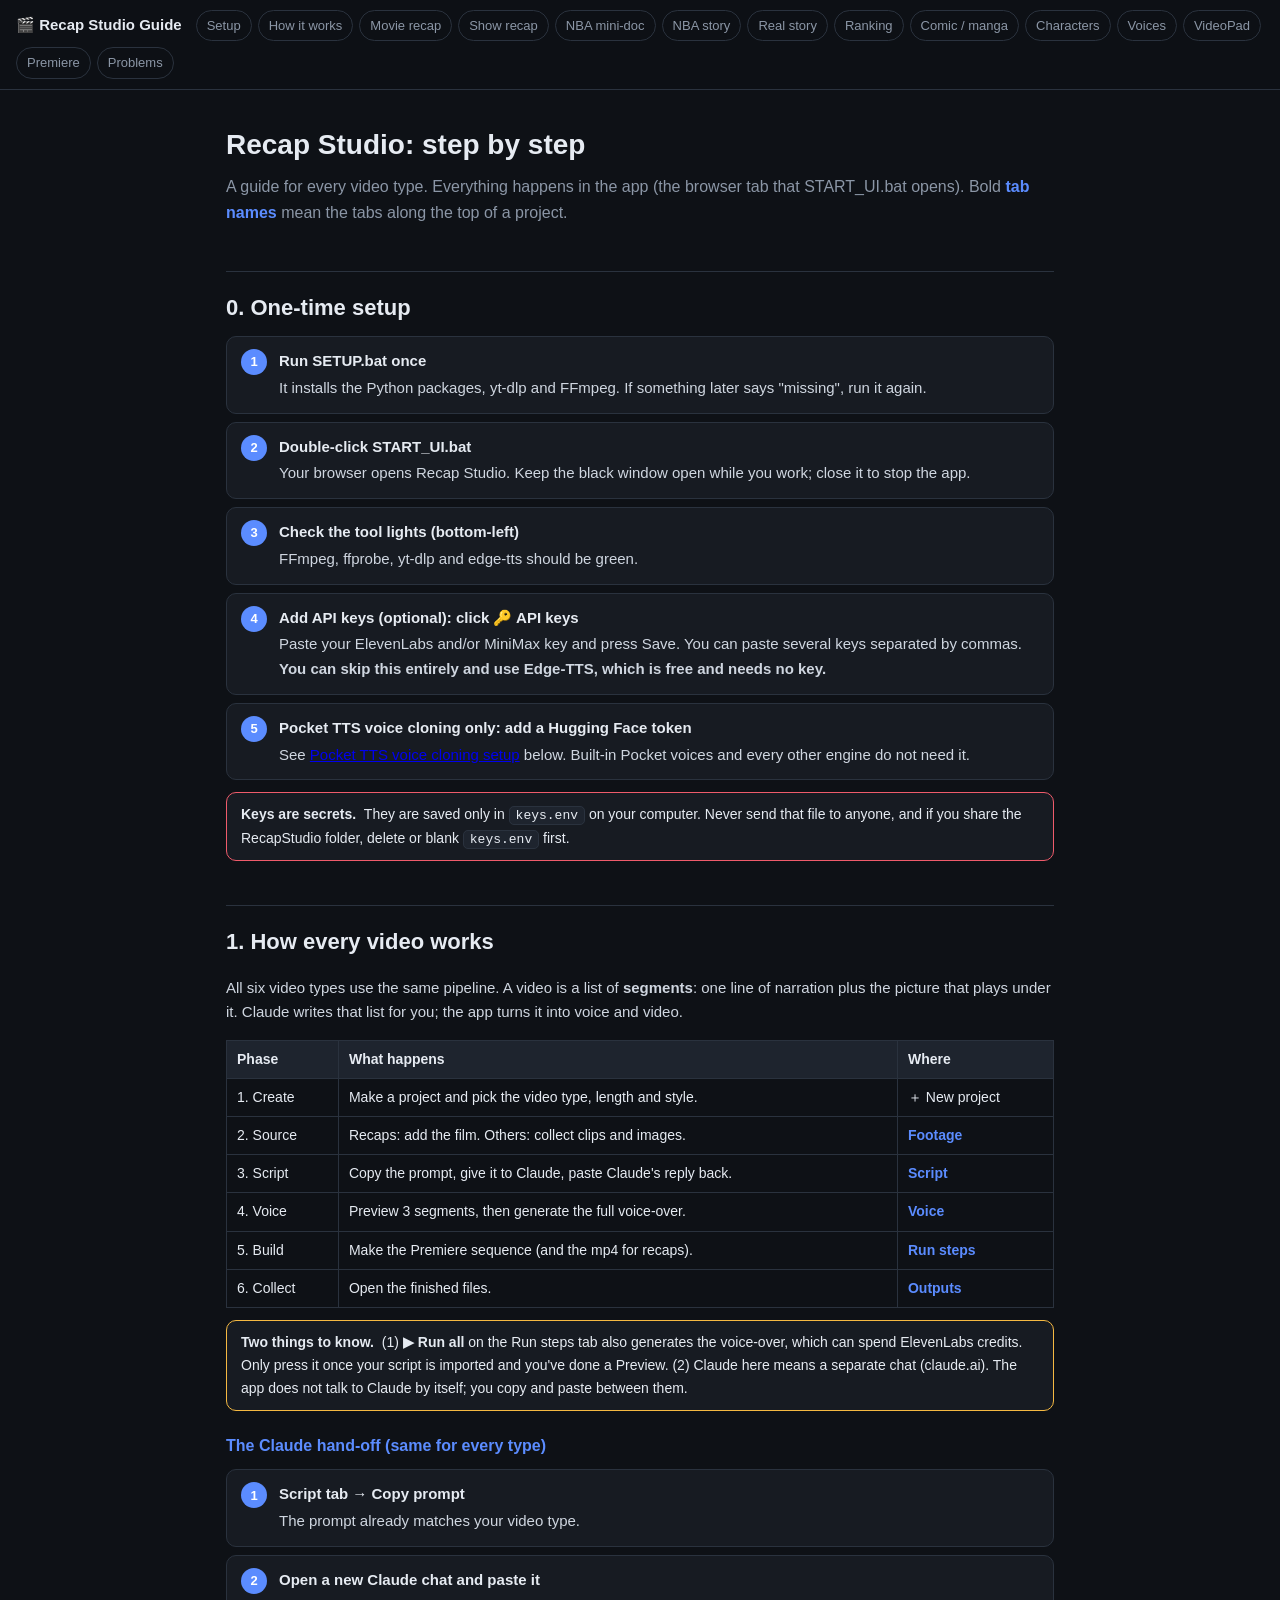
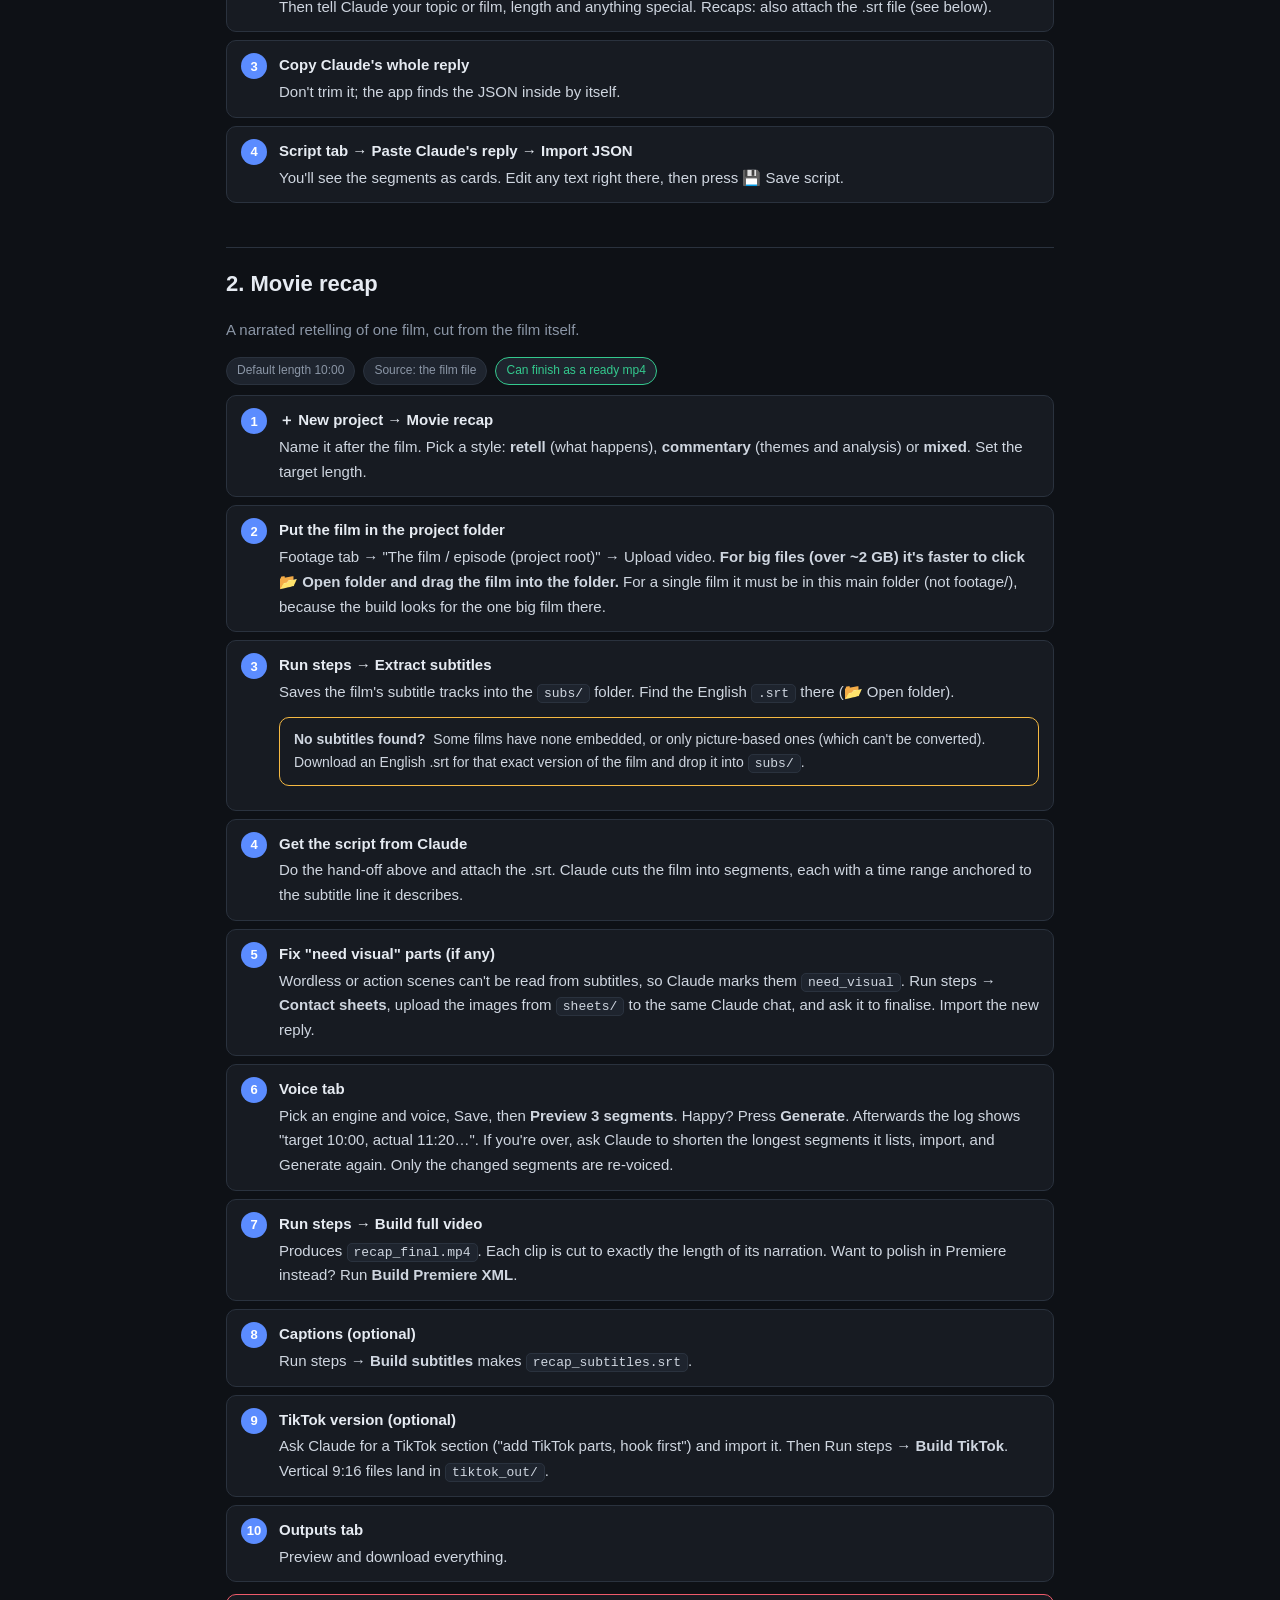
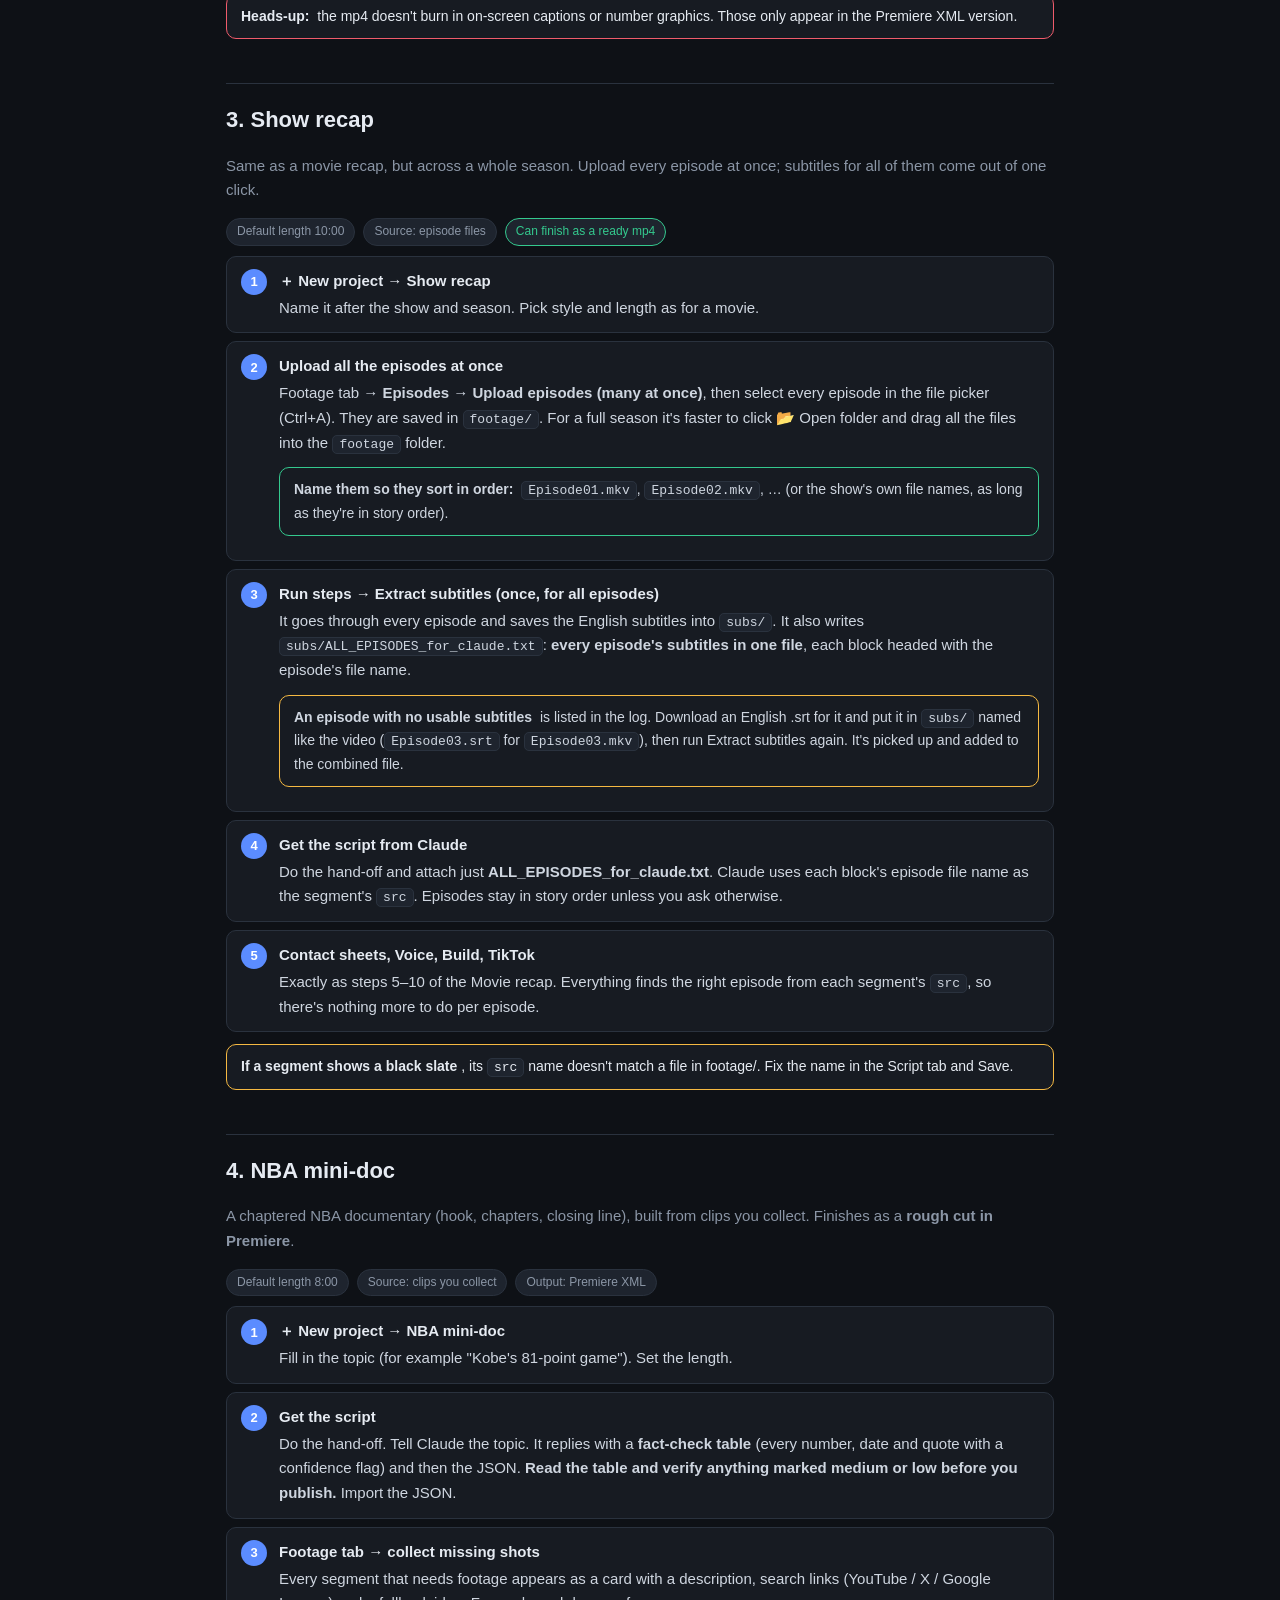
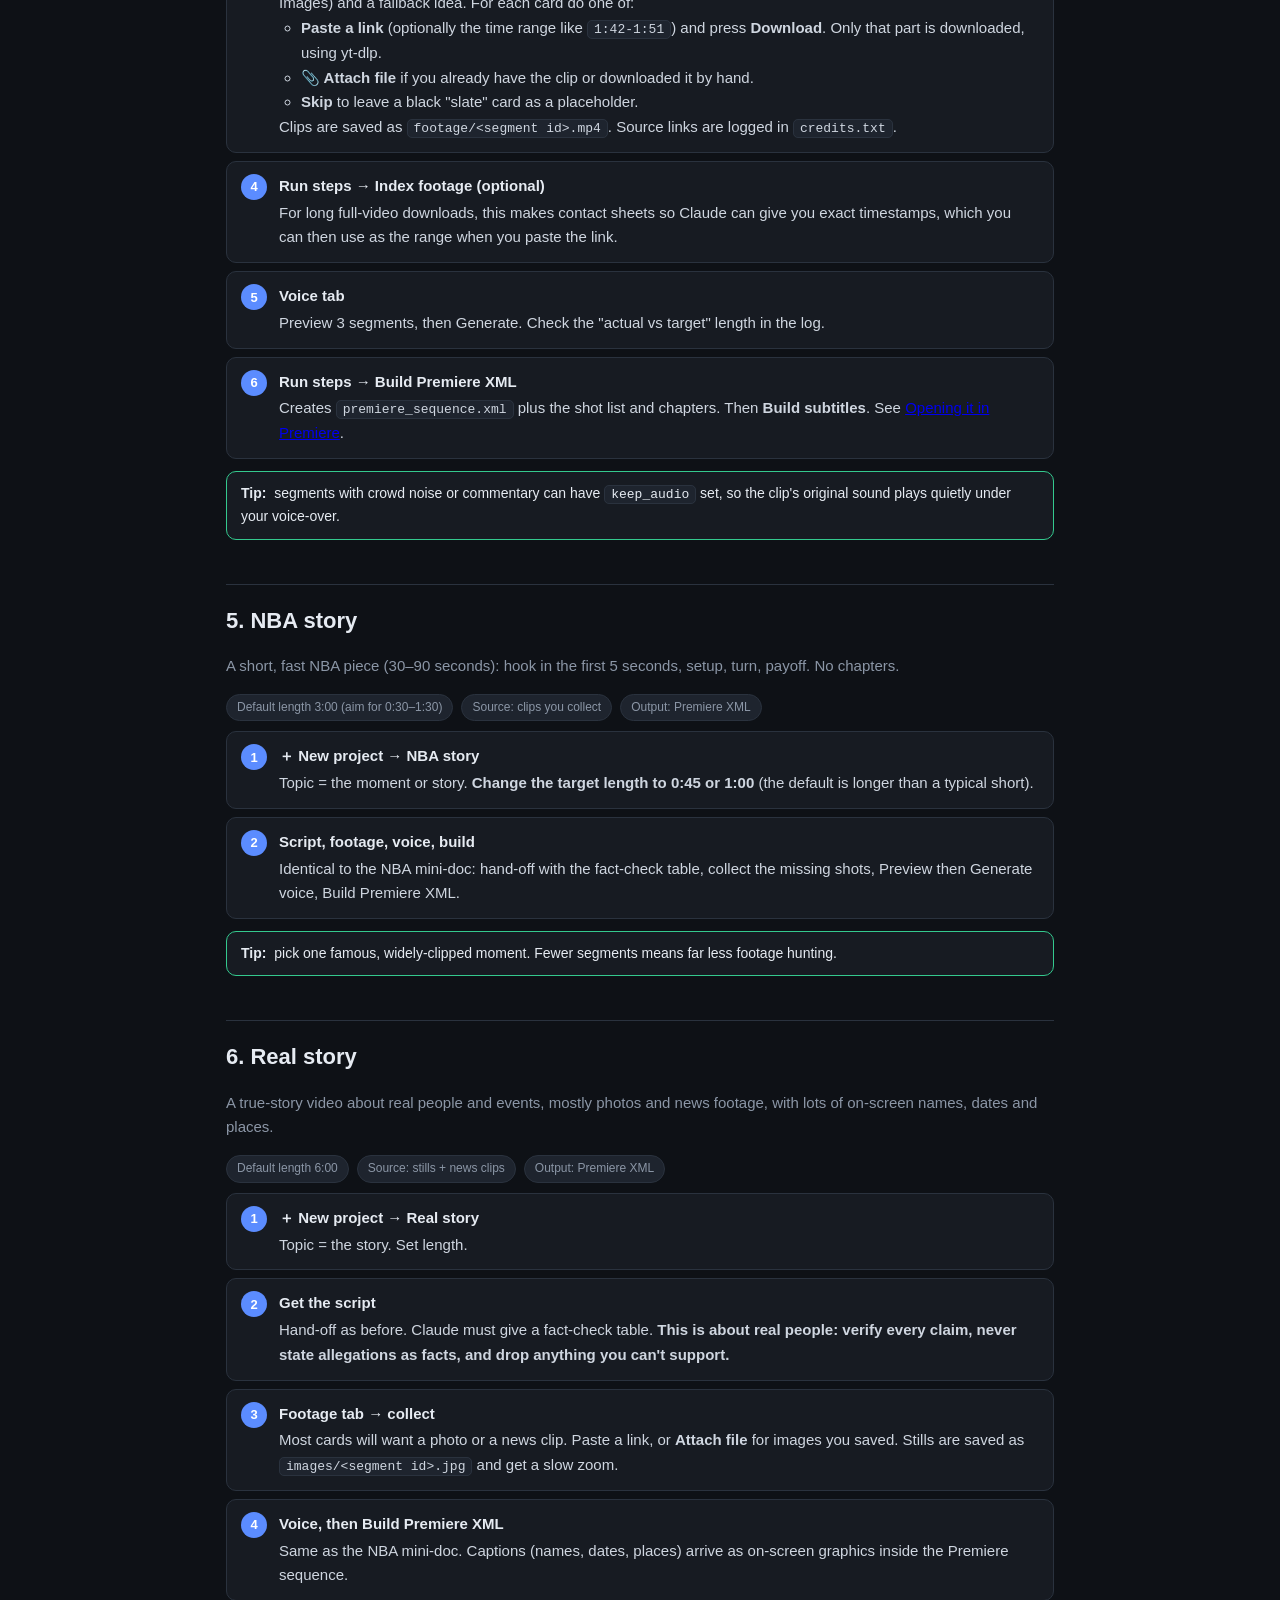
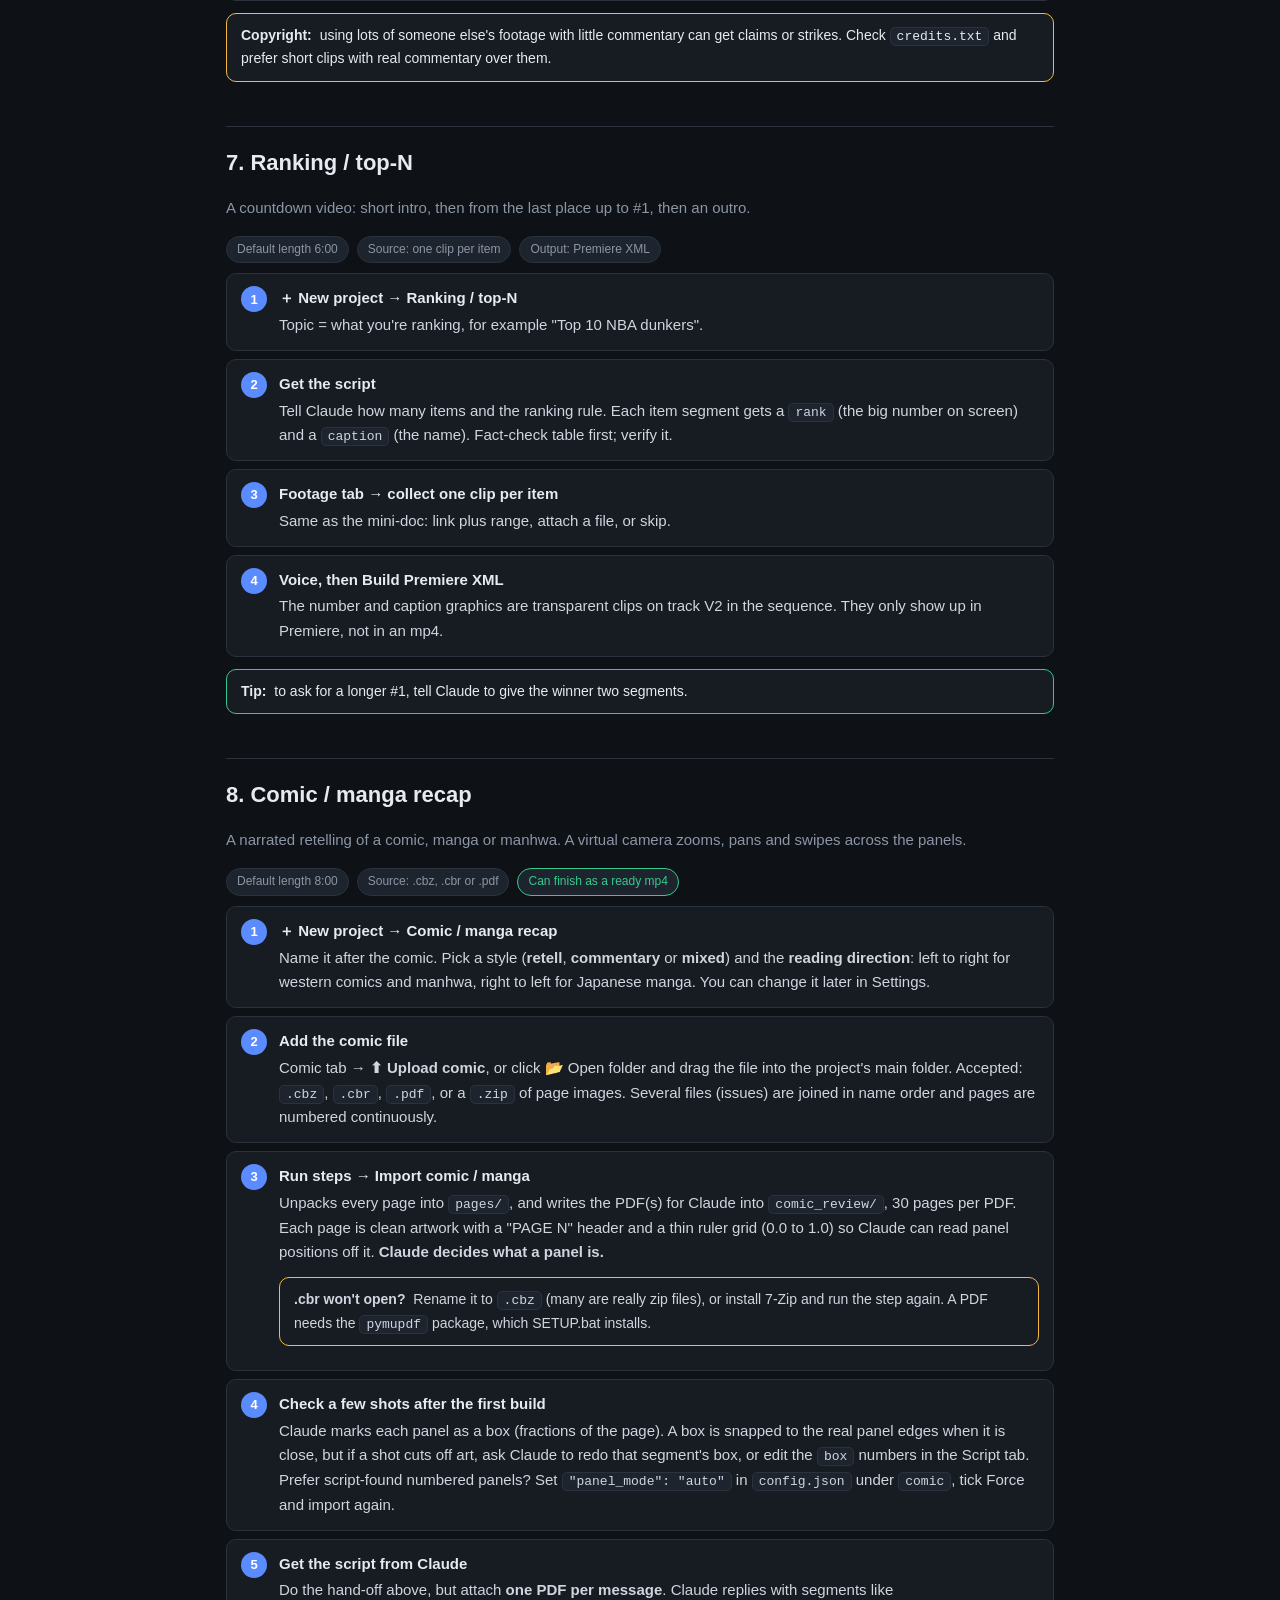
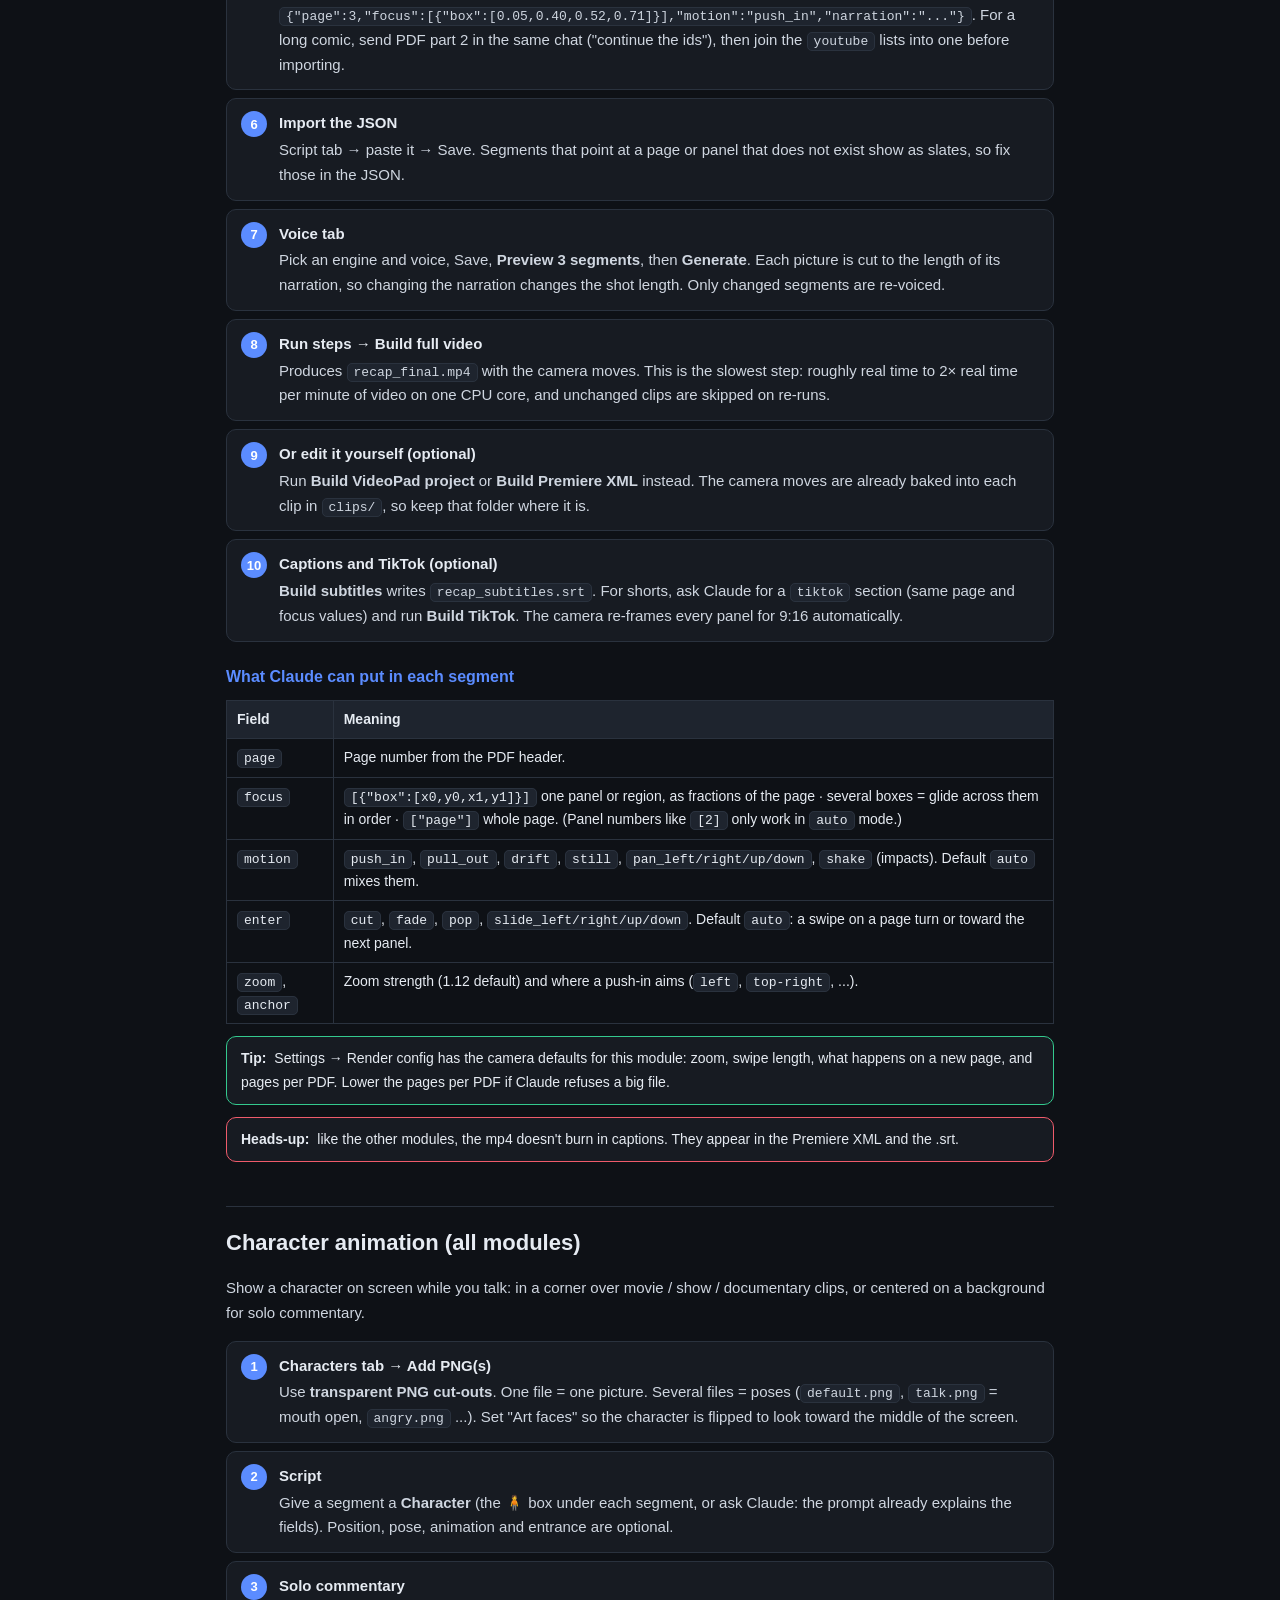
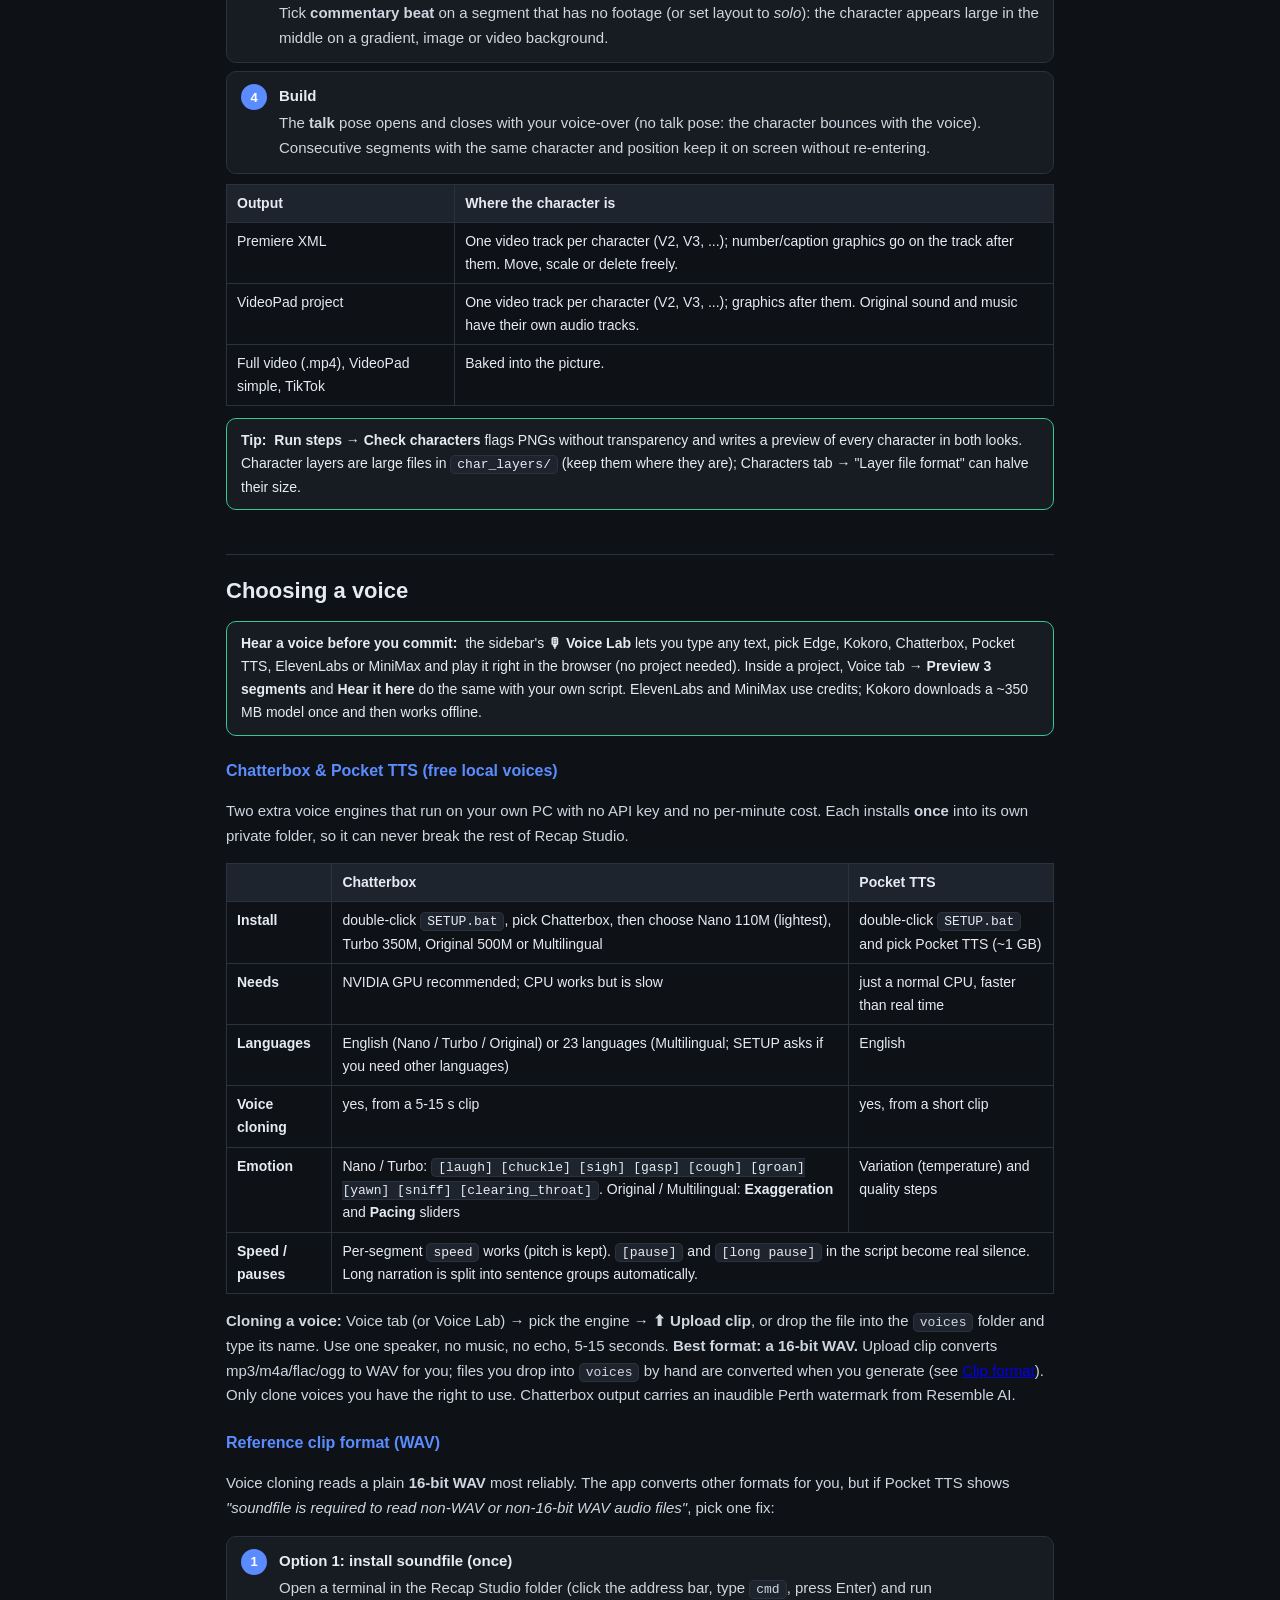
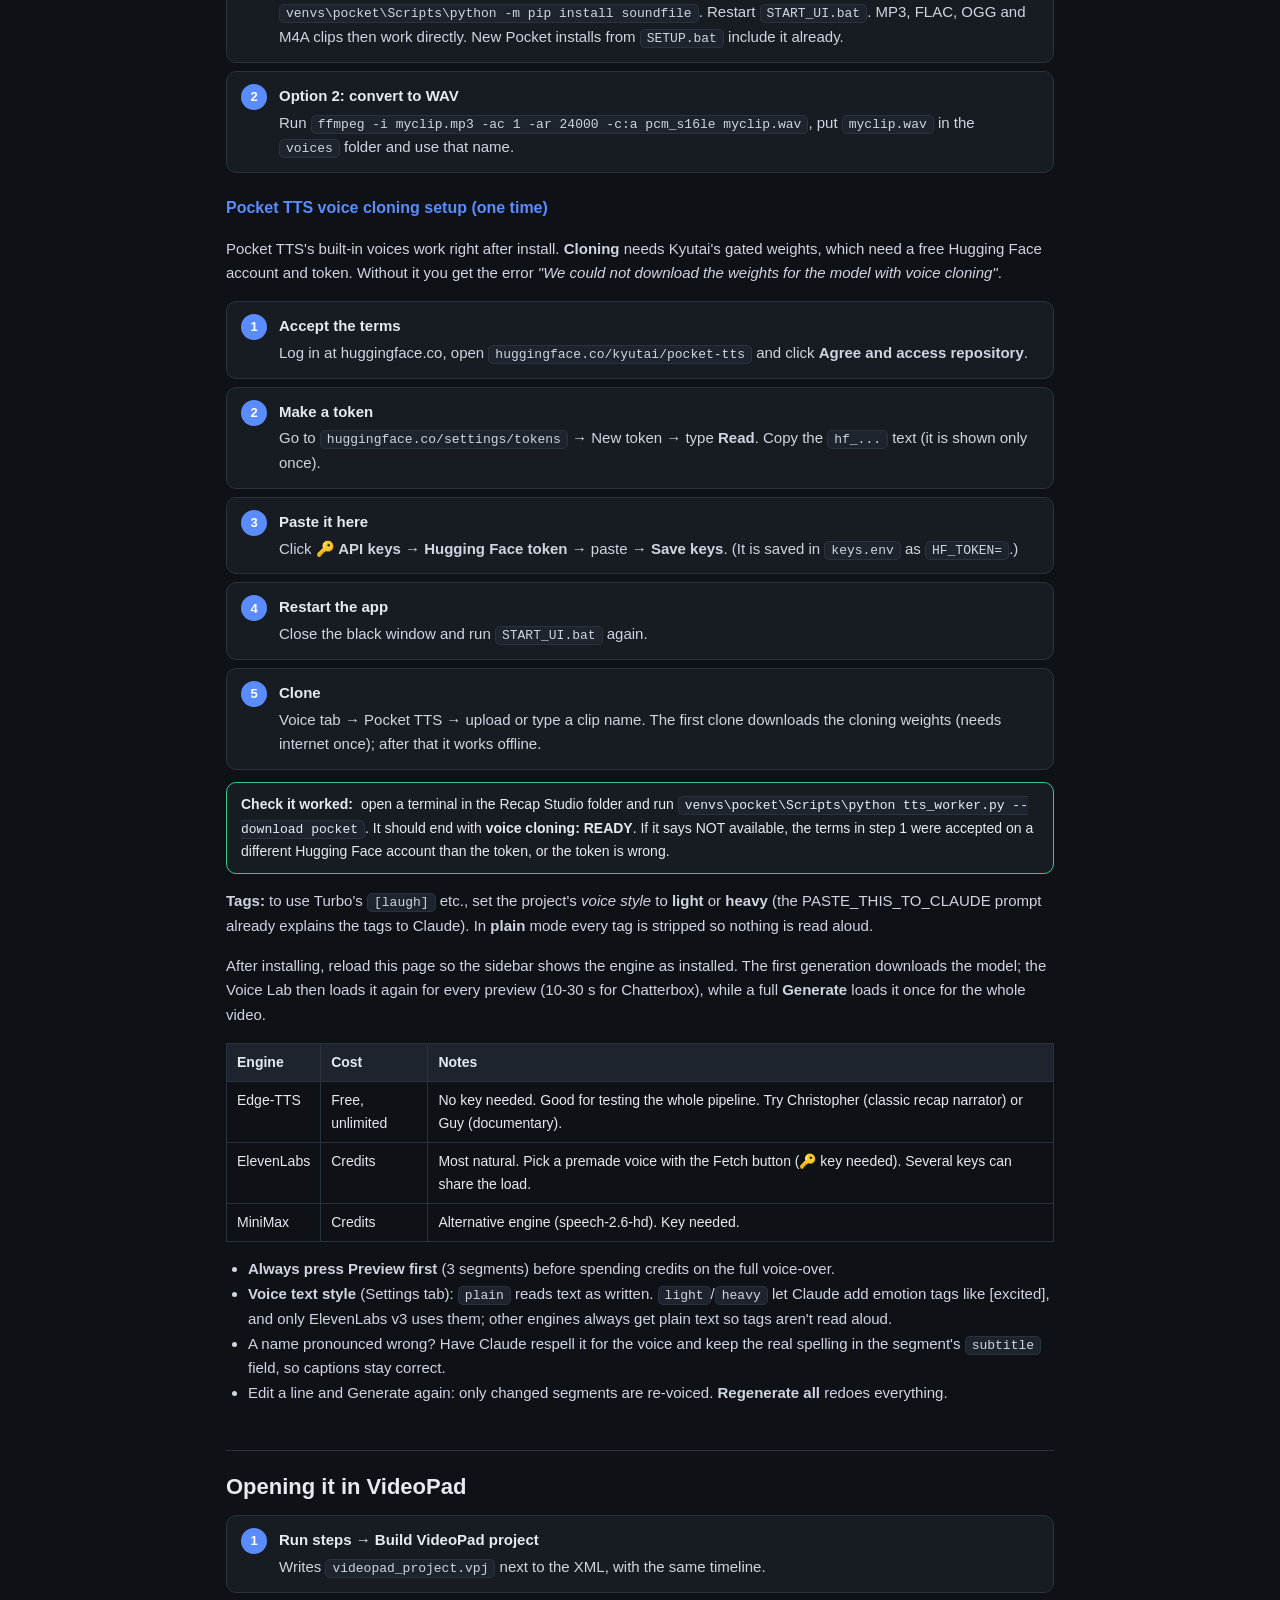
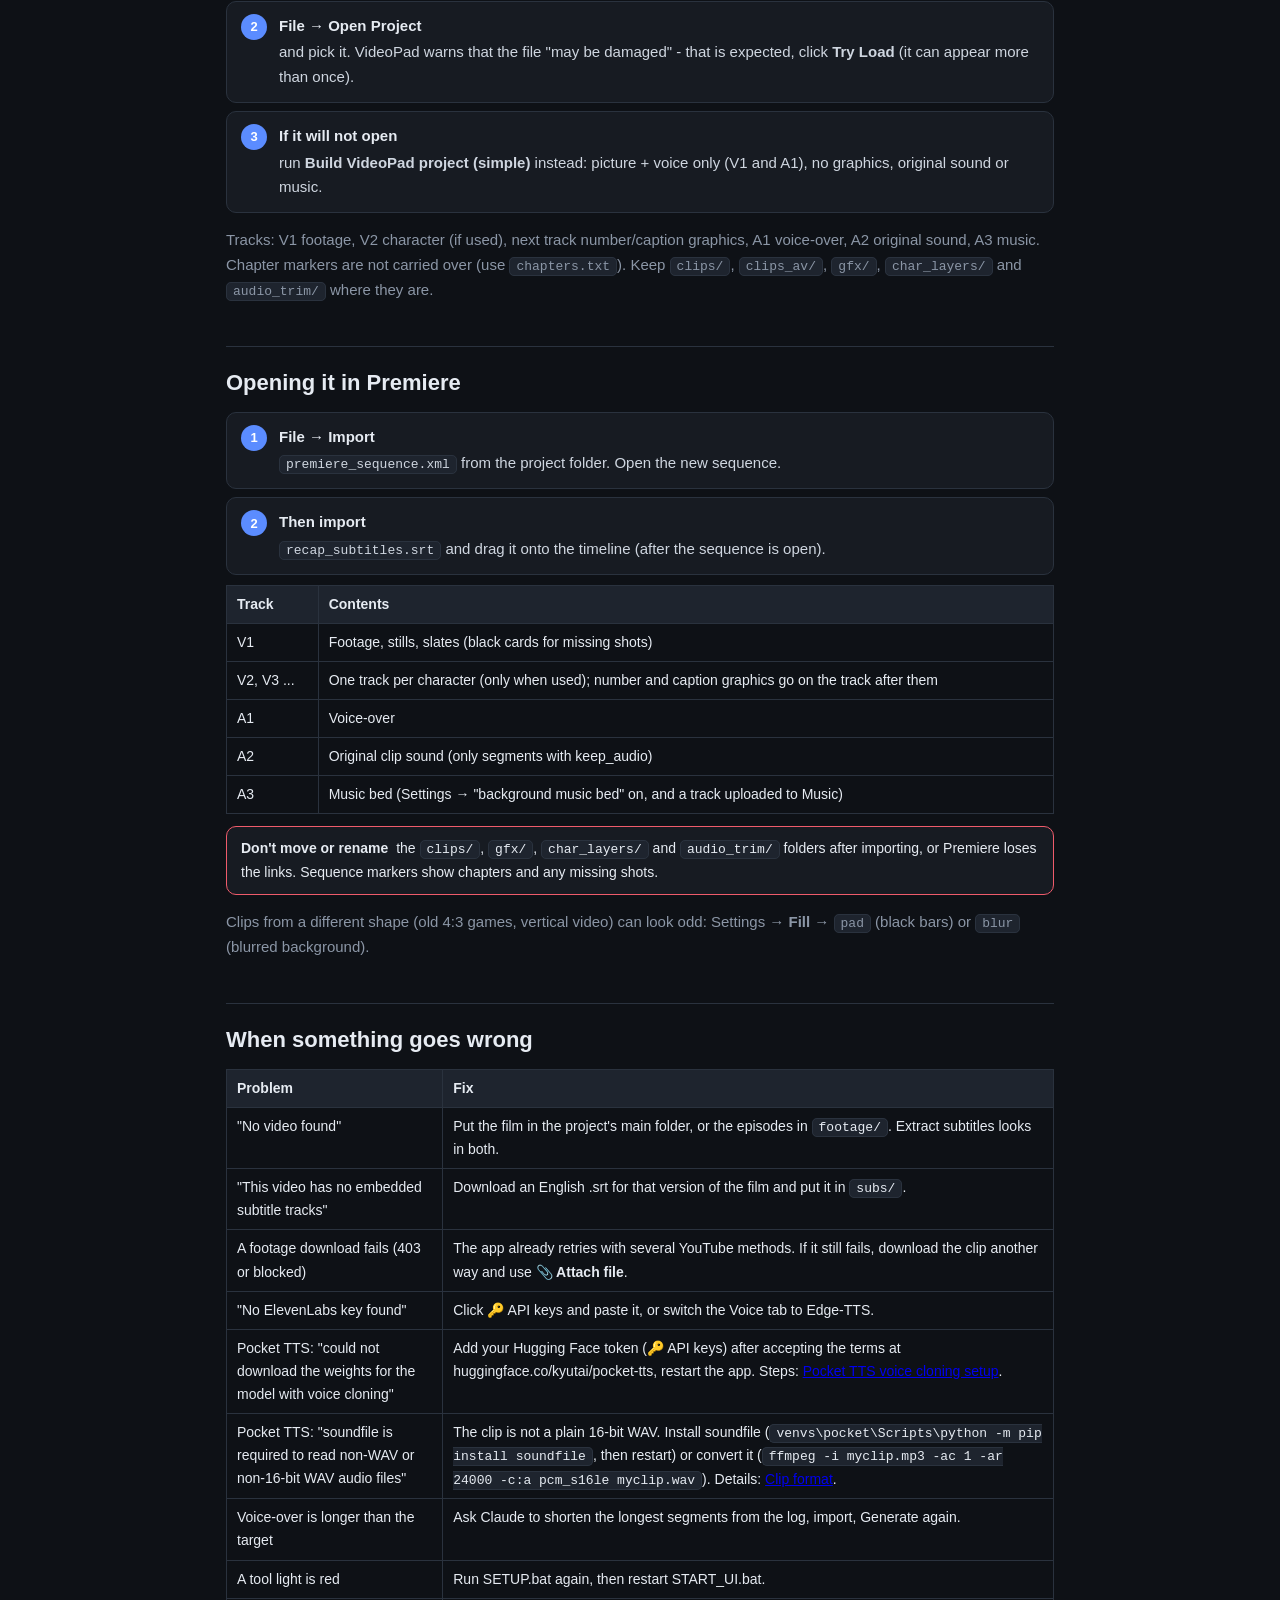
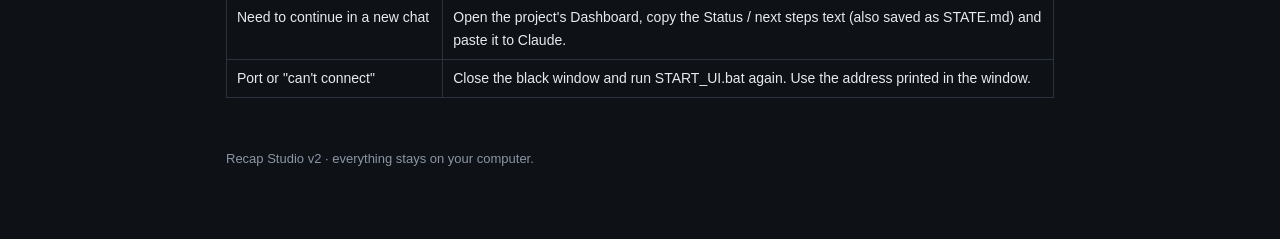
<file: web/guide.html>
<!doctype html>
<html lang="en">
<head>
<meta charset="utf-8">
<meta name="viewport" content="width=device-width, initial-scale=1">
<title>Recap Studio Guide</title>
<style>
  :root { --bg:#0e1116; --panel:#171b22; --panel2:#1e242e; --border:#2a323e; --text:#e6ebf2; --muted:#8b96a6;
          --accent:#5b8cff; --green:#34c98e; --red:#ef5b6b; --amber:#f5b942; }
  * { box-sizing: border-box; }
  html { scroll-behavior: smooth; scroll-padding-top: 70px; }
  body { margin:0; background:var(--bg); color:var(--text); font:15px/1.65 -apple-system,"Segoe UI",Roboto,Helvetica,Arial,sans-serif; }
  nav { position:sticky; top:0; z-index:5; background:rgba(14,17,22,.95); backdrop-filter:blur(6px); border-bottom:1px solid var(--border);
        padding:10px 16px; display:flex; gap:6px; flex-wrap:wrap; align-items:center; }
  nav b { margin-right:8px; }
  nav a { color:var(--muted); text-decoration:none; font-size:13px; padding:4px 10px; border:1px solid var(--border); border-radius:20px; }
  nav a:hover { color:var(--text); border-color:var(--accent); }
  main { max-width:860px; margin:0 auto; padding:24px 16px 80px; }
  h1 { font-size:28px; margin:8px 0 6px; }
  h2 { font-size:22px; margin:44px 0 6px; padding-top:18px; border-top:1px solid var(--border); }
  h3 { font-size:16px; margin:22px 0 6px; color:var(--accent); }
  p, li { color:#cfd6e0; }
  .muted { color:var(--muted); }
  code, kbd { background:var(--panel2); border:1px solid var(--border); border-radius:5px; padding:1px 6px; font-size:13px; }
  .lead { color:var(--muted); font-size:16px; margin-top:0; }
  .meta { display:flex; gap:8px; flex-wrap:wrap; margin:10px 0 4px; }
  .tag { font-size:12px; padding:3px 10px; border-radius:20px; background:var(--panel2); border:1px solid var(--border); color:var(--muted); }
  .tag.g { color:var(--green); border-color:var(--green); }
  ol.steps { list-style:none; counter-reset:s; padding:0; margin:10px 0; }
  ol.steps > li { counter-increment:s; position:relative; background:var(--panel); border:1px solid var(--border); border-radius:10px;
                  padding:12px 14px 12px 52px; margin:8px 0; }
  ol.steps > li::before { content:counter(s); position:absolute; left:14px; top:12px; width:26px; height:26px; border-radius:50%;
                  background:var(--accent); color:#fff; font-weight:700; font-size:13px; display:grid; place-items:center; }
  ol.steps b.t { display:block; color:var(--text); margin-bottom:2px; }
  .note, .warn, .tip { border-radius:10px; padding:10px 14px; margin:12px 0; font-size:14px; border:1px solid var(--border); background:var(--panel); }
  .warn { border-color:var(--red); }
  .tip { border-color:var(--green); }
  .note { border-color:var(--amber); }
  .note b:first-child, .warn b:first-child, .tip b:first-child { margin-right:4px; }
  table { border-collapse:collapse; width:100%; margin:10px 0; font-size:14px; }
  th, td { text-align:left; border:1px solid var(--border); padding:7px 10px; vertical-align:top; }
  th { background:var(--panel2); }
  ul { padding-left:22px; }
  .tabs { color:var(--accent); font-weight:600; }
  footer { margin-top:50px; color:var(--muted); font-size:13px; }
</style>
</head>
<body>
<nav>
  <b>🎬 Recap Studio Guide</b>
  <a href="#setup">Setup</a>
  <a href="#overview">How it works</a>
  <a href="#movie">Movie recap</a>
  <a href="#show">Show recap</a>
  <a href="#minidoc">NBA mini-doc</a>
  <a href="#story">NBA story</a>
  <a href="#real">Real story</a>
  <a href="#ranking">Ranking</a>
  <a href="#comic">Comic / manga</a>
  <a href="#characters">Characters</a>
  <a href="#voice">Voices</a>
  <a href="#videopad">VideoPad</a>
  <a href="#premiere">Premiere</a>
  <a href="#fix">Problems</a>
</nav>

<main>
<h1>Recap Studio: step by step</h1>
<p class="lead">A guide for every video type. Everything happens in the app (the browser tab that START_UI.bat opens). Bold <span class="tabs">tab names</span> mean the tabs along the top of a project.</p>

<h2 id="setup">0. One-time setup</h2>
<ol class="steps">
  <li><b class="t">Run SETUP.bat once</b>It installs the Python packages, yt-dlp and FFmpeg. If something later says "missing", run it again.</li>
  <li><b class="t">Double-click START_UI.bat</b>Your browser opens Recap Studio. Keep the black window open while you work; close it to stop the app.</li>
  <li><b class="t">Check the tool lights (bottom-left)</b>FFmpeg, ffprobe, yt-dlp and edge-tts should be green.</li>
  <li><b class="t">Add API keys (optional): click 🔑 API keys</b>Paste your ElevenLabs and/or MiniMax key and press Save. You can paste several keys separated by commas. <b>You can skip this entirely and use Edge-TTS, which is free and needs no key.</b></li>
  <li><b class="t">Pocket TTS voice cloning only: add a Hugging Face token</b>See <a href="#pocket-clone">Pocket TTS voice cloning setup</a> below. Built-in Pocket voices and every other engine do not need it.</li>
</ol>
<div class="warn"><b>Keys are secrets.</b> They are saved only in <code>keys.env</code> on your computer. Never send that file to anyone, and if you share the RecapStudio folder, delete or blank <code>keys.env</code> first.</div>

<h2 id="overview">1. How every video works</h2>
<p>All six video types use the same pipeline. A video is a list of <b>segments</b>: one line of narration plus the picture that plays under it. Claude writes that list for you; the app turns it into voice and video.</p>
<table>
  <tr><th>Phase</th><th>What happens</th><th>Where</th></tr>
  <tr><td>1. Create</td><td>Make a project and pick the video type, length and style.</td><td>＋ New project</td></tr>
  <tr><td>2. Source</td><td>Recaps: add the film. Others: collect clips and images.</td><td><span class="tabs">Footage</span></td></tr>
  <tr><td>3. Script</td><td>Copy the prompt, give it to Claude, paste Claude's reply back.</td><td><span class="tabs">Script</span></td></tr>
  <tr><td>4. Voice</td><td>Preview 3 segments, then generate the full voice-over.</td><td><span class="tabs">Voice</span></td></tr>
  <tr><td>5. Build</td><td>Make the Premiere sequence (and the mp4 for recaps).</td><td><span class="tabs">Run steps</span></td></tr>
  <tr><td>6. Collect</td><td>Open the finished files.</td><td><span class="tabs">Outputs</span></td></tr>
</table>
<div class="note"><b>Two things to know.</b> (1) <b>▶ Run all</b> on the Run steps tab also generates the voice-over, which can spend ElevenLabs credits. Only press it once your script is imported and you've done a Preview. (2) Claude here means a separate chat (claude.ai). The app does not talk to Claude by itself; you copy and paste between them.</div>

<h3>The Claude hand-off (same for every type)</h3>
<ol class="steps">
  <li><b class="t">Script tab → Copy prompt</b>The prompt already matches your video type.</li>
  <li><b class="t">Open a new Claude chat and paste it</b>Then tell Claude your topic or film, length and anything special. Recaps: also attach the .srt file (see below).</li>
  <li><b class="t">Copy Claude's whole reply</b>Don't trim it; the app finds the JSON inside by itself.</li>
  <li><b class="t">Script tab → Paste Claude's reply → Import JSON</b>You'll see the segments as cards. Edit any text right there, then press 💾 Save script.</li>
</ol>

<!-- ============================ MOVIE ============================ -->
<h2 id="movie">2. Movie recap</h2>
<p class="muted">A narrated retelling of one film, cut from the film itself.</p>
<div class="meta"><span class="tag">Default length 10:00</span><span class="tag">Source: the film file</span><span class="tag g">Can finish as a ready mp4</span></div>

<ol class="steps">
  <li><b class="t">＋ New project → Movie recap</b>Name it after the film. Pick a style: <b>retell</b> (what happens), <b>commentary</b> (themes and analysis) or <b>mixed</b>. Set the target length.</li>
  <li><b class="t">Put the film in the project folder</b>Footage tab → "The film / episode (project root)" → Upload video. <b>For big files (over ~2 GB) it's faster to click 📂 Open folder and drag the film into the folder.</b> For a single film it must be in this main folder (not footage/), because the build looks for the one big film there.</li>
  <li><b class="t">Run steps → Extract subtitles</b>Saves the film's subtitle tracks into the <code>subs/</code> folder. Find the English <code>.srt</code> there (📂 Open folder).
    <div class="note"><b>No subtitles found?</b> Some films have none embedded, or only picture-based ones (which can't be converted). Download an English .srt for that exact version of the film and drop it into <code>subs/</code>.</div></li>
  <li><b class="t">Get the script from Claude</b>Do the hand-off above and attach the .srt. Claude cuts the film into segments, each with a time range anchored to the subtitle line it describes.</li>
  <li><b class="t">Fix "need visual" parts (if any)</b>Wordless or action scenes can't be read from subtitles, so Claude marks them <code>need_visual</code>. Run steps → <b>Contact sheets</b>, upload the images from <code>sheets/</code> to the same Claude chat, and ask it to finalise. Import the new reply.</li>
  <li><b class="t">Voice tab</b>Pick an engine and voice, Save, then <b>Preview 3 segments</b>. Happy? Press <b>Generate</b>. Afterwards the log shows "target 10:00, actual 11:20…". If you're over, ask Claude to shorten the longest segments it lists, import, and Generate again. Only the changed segments are re-voiced.</li>
  <li><b class="t">Run steps → Build full video</b>Produces <code>recap_final.mp4</code>. Each clip is cut to exactly the length of its narration. Want to polish in Premiere instead? Run <b>Build Premiere XML</b>.</li>
  <li><b class="t">Captions (optional)</b>Run steps → <b>Build subtitles</b> makes <code>recap_subtitles.srt</code>.</li>
  <li><b class="t">TikTok version (optional)</b>Ask Claude for a TikTok section ("add TikTok parts, hook first") and import it. Then Run steps → <b>Build TikTok</b>. Vertical 9:16 files land in <code>tiktok_out/</code>.</li>
  <li><b class="t">Outputs tab</b>Preview and download everything.</li>
</ol>
<div class="warn"><b>Heads-up:</b> the mp4 doesn't burn in on-screen captions or number graphics. Those only appear in the Premiere XML version.</div>

<!-- ============================ SHOW ============================ -->
<h2 id="show">3. Show recap</h2>
<p class="muted">Same as a movie recap, but across a whole season. Upload every episode at once; subtitles for all of them come out of one click.</p>
<div class="meta"><span class="tag">Default length 10:00</span><span class="tag">Source: episode files</span><span class="tag g">Can finish as a ready mp4</span></div>

<ol class="steps">
  <li><b class="t">＋ New project → Show recap</b>Name it after the show and season. Pick style and length as for a movie.</li>
  <li><b class="t">Upload all the episodes at once</b>Footage tab → <b>Episodes</b> → <b>Upload episodes (many at once)</b>, then select every episode in the file picker (Ctrl+A). They are saved in <code>footage/</code>. For a full season it's faster to click 📂 Open folder and drag all the files into the <code>footage</code> folder.
    <div class="tip"><b>Name them so they sort in order:</b> <code>Episode01.mkv</code>, <code>Episode02.mkv</code>, … (or the show's own file names, as long as they're in story order).</div></li>
  <li><b class="t">Run steps → Extract subtitles (once, for all episodes)</b>It goes through every episode and saves the English subtitles into <code>subs/</code>. It also writes <code>subs/ALL_EPISODES_for_claude.txt</code>: <b>every episode's subtitles in one file</b>, each block headed with the episode's file name.
    <div class="note"><b>An episode with no usable subtitles</b> is listed in the log. Download an English .srt for it and put it in <code>subs/</code> named like the video (<code>Episode03.srt</code> for <code>Episode03.mkv</code>), then run Extract subtitles again. It's picked up and added to the combined file.</div></li>
  <li><b class="t">Get the script from Claude</b>Do the hand-off and attach just <b>ALL_EPISODES_for_claude.txt</b>. Claude uses each block's episode file name as the segment's <code>src</code>. Episodes stay in story order unless you ask otherwise.</li>
  <li><b class="t">Contact sheets, Voice, Build, TikTok</b>Exactly as steps 5–10 of the Movie recap. Everything finds the right episode from each segment's <code>src</code>, so there's nothing more to do per episode.</li>
</ol>
<div class="note"><b>If a segment shows a black slate</b>, its <code>src</code> name doesn't match a file in footage/. Fix the name in the Script tab and Save.</div>

<!-- ============================ MINIDOC ============================ -->
<h2 id="minidoc">4. NBA mini-doc</h2>
<p class="muted">A chaptered NBA documentary (hook, chapters, closing line), built from clips you collect. Finishes as a <b>rough cut in Premiere</b>.</p>
<div class="meta"><span class="tag">Default length 8:00</span><span class="tag">Source: clips you collect</span><span class="tag">Output: Premiere XML</span></div>

<ol class="steps">
  <li><b class="t">＋ New project → NBA mini-doc</b>Fill in the topic (for example "Kobe's 81-point game"). Set the length.</li>
  <li><b class="t">Get the script</b>Do the hand-off. Tell Claude the topic. It replies with a <b>fact-check table</b> (every number, date and quote with a confidence flag) and then the JSON. <b>Read the table and verify anything marked medium or low before you publish.</b> Import the JSON.</li>
  <li><b class="t">Footage tab → collect missing shots</b>Every segment that needs footage appears as a card with a description, search links (YouTube / X / Google Images) and a fallback idea. For each card do one of:
    <ul>
      <li><b>Paste a link</b> (optionally the time range like <code>1:42-1:51</code>) and press <b>Download</b>. Only that part is downloaded, using yt-dlp.</li>
      <li><b>📎 Attach file</b> if you already have the clip or downloaded it by hand.</li>
      <li><b>Skip</b> to leave a black "slate" card as a placeholder.</li>
    </ul>
    Clips are saved as <code>footage/&lt;segment id&gt;.mp4</code>. Source links are logged in <code>credits.txt</code>.</li>
  <li><b class="t">Run steps → Index footage (optional)</b>For long full-video downloads, this makes contact sheets so Claude can give you exact timestamps, which you can then use as the range when you paste the link.</li>
  <li><b class="t">Voice tab</b>Preview 3 segments, then Generate. Check the "actual vs target" length in the log.</li>
  <li><b class="t">Run steps → Build Premiere XML</b>Creates <code>premiere_sequence.xml</code> plus the shot list and chapters. Then <b>Build subtitles</b>. See <a href="#premiere">Opening it in Premiere</a>.</li>
</ol>
<div class="tip"><b>Tip:</b> segments with crowd noise or commentary can have <code>keep_audio</code> set, so the clip's original sound plays quietly under your voice-over.</div>

<!-- ============================ STORY ============================ -->
<h2 id="story">5. NBA story</h2>
<p class="muted">A short, fast NBA piece (30–90 seconds): hook in the first 5 seconds, setup, turn, payoff. No chapters.</p>
<div class="meta"><span class="tag">Default length 3:00 (aim for 0:30–1:30)</span><span class="tag">Source: clips you collect</span><span class="tag">Output: Premiere XML</span></div>

<ol class="steps">
  <li><b class="t">＋ New project → NBA story</b>Topic = the moment or story. <b>Change the target length to 0:45 or 1:00</b> (the default is longer than a typical short).</li>
  <li><b class="t">Script, footage, voice, build</b>Identical to the NBA mini-doc: hand-off with the fact-check table, collect the missing shots, Preview then Generate voice, Build Premiere XML.</li>
</ol>
<div class="tip"><b>Tip:</b> pick one famous, widely-clipped moment. Fewer segments means far less footage hunting.</div>

<!-- ============================ REAL ============================ -->
<h2 id="real">6. Real story</h2>
<p class="muted">A true-story video about real people and events, mostly photos and news footage, with lots of on-screen names, dates and places.</p>
<div class="meta"><span class="tag">Default length 6:00</span><span class="tag">Source: stills + news clips</span><span class="tag">Output: Premiere XML</span></div>

<ol class="steps">
  <li><b class="t">＋ New project → Real story</b>Topic = the story. Set length.</li>
  <li><b class="t">Get the script</b>Hand-off as before. Claude must give a fact-check table. <b>This is about real people: verify every claim, never state allegations as facts, and drop anything you can't support.</b></li>
  <li><b class="t">Footage tab → collect</b>Most cards will want a photo or a news clip. Paste a link, or <b>Attach file</b> for images you saved. Stills are saved as <code>images/&lt;segment id&gt;.jpg</code> and get a slow zoom.</li>
  <li><b class="t">Voice, then Build Premiere XML</b>Same as the NBA mini-doc. Captions (names, dates, places) arrive as on-screen graphics inside the Premiere sequence.</li>
</ol>
<div class="note"><b>Copyright:</b> using lots of someone else's footage with little commentary can get claims or strikes. Check <code>credits.txt</code> and prefer short clips with real commentary over them.</div>

<!-- ============================ RANKING ============================ -->
<h2 id="ranking">7. Ranking / top-N</h2>
<p class="muted">A countdown video: short intro, then from the last place up to #1, then an outro.</p>
<div class="meta"><span class="tag">Default length 6:00</span><span class="tag">Source: one clip per item</span><span class="tag">Output: Premiere XML</span></div>

<ol class="steps">
  <li><b class="t">＋ New project → Ranking / top-N</b>Topic = what you're ranking, for example "Top 10 NBA dunkers".</li>
  <li><b class="t">Get the script</b>Tell Claude how many items and the ranking rule. Each item segment gets a <code>rank</code> (the big number on screen) and a <code>caption</code> (the name). Fact-check table first; verify it.</li>
  <li><b class="t">Footage tab → collect one clip per item</b>Same as the mini-doc: link plus range, attach a file, or skip.</li>
  <li><b class="t">Voice, then Build Premiere XML</b>The number and caption graphics are transparent clips on track V2 in the sequence. They only show up in Premiere, not in an mp4.</li>
</ol>
<div class="tip"><b>Tip:</b> to ask for a longer #1, tell Claude to give the winner two segments.</div>

<!-- ============================ COMIC ============================ -->
<h2 id="comic">8. Comic / manga recap</h2>
<p class="muted">A narrated retelling of a comic, manga or manhwa. A virtual camera zooms, pans and swipes across the panels.</p>
<div class="meta"><span class="tag">Default length 8:00</span><span class="tag">Source: .cbz, .cbr or .pdf</span><span class="tag g">Can finish as a ready mp4</span></div>

<ol class="steps">
  <li><b class="t">＋ New project → Comic / manga recap</b>Name it after the comic. Pick a style (<b>retell</b>, <b>commentary</b> or <b>mixed</b>) and the <b>reading direction</b>: left to right for western comics and manhwa, right to left for Japanese manga. You can change it later in Settings.</li>
  <li><b class="t">Add the comic file</b>Comic tab → <b>⬆ Upload comic</b>, or click 📂 Open folder and drag the file into the project's main folder. Accepted: <code>.cbz</code>, <code>.cbr</code>, <code>.pdf</code>, or a <code>.zip</code> of page images. Several files (issues) are joined in name order and pages are numbered continuously.</li>
  <li><b class="t">Run steps → Import comic / manga</b>Unpacks every page into <code>pages/</code>, and writes the PDF(s) for Claude into <code>comic_review/</code>, 30 pages per PDF. Each page is clean artwork with a "PAGE N" header and a thin ruler grid (0.0 to 1.0) so Claude can read panel positions off it. <b>Claude decides what a panel is.</b>
    <div class="note"><b>.cbr won't open?</b> Rename it to <code>.cbz</code> (many are really zip files), or install 7-Zip and run the step again. A PDF needs the <code>pymupdf</code> package, which SETUP.bat installs.</div></li>
  <li><b class="t">Check a few shots after the first build</b>Claude marks each panel as a box (fractions of the page). A box is snapped to the real panel edges when it is close, but if a shot cuts off art, ask Claude to redo that segment's box, or edit the <code>box</code> numbers in the Script tab. Prefer script-found numbered panels? Set <code>"panel_mode": "auto"</code> in <code>config.json</code> under <code>comic</code>, tick Force and import again.</li>
  <li><b class="t">Get the script from Claude</b>Do the hand-off above, but attach <b>one PDF per message</b>. Claude replies with segments like <code>{"page":3,"focus":[{"box":[0.05,0.40,0.52,0.71]}],"motion":"push_in","narration":"..."}</code>. For a long comic, send PDF part 2 in the same chat ("continue the ids"), then join the <code>youtube</code> lists into one before importing.</li>
  <li><b class="t">Import the JSON</b>Script tab → paste it → Save. Segments that point at a page or panel that does not exist show as slates, so fix those in the JSON.</li>
  <li><b class="t">Voice tab</b>Pick an engine and voice, Save, <b>Preview 3 segments</b>, then <b>Generate</b>. Each picture is cut to the length of its narration, so changing the narration changes the shot length. Only changed segments are re-voiced.</li>
  <li><b class="t">Run steps → Build full video</b>Produces <code>recap_final.mp4</code> with the camera moves. This is the slowest step: roughly real time to 2× real time per minute of video on one CPU core, and unchanged clips are skipped on re-runs.</li>
  <li><b class="t">Or edit it yourself (optional)</b>Run <b>Build VideoPad project</b> or <b>Build Premiere XML</b> instead. The camera moves are already baked into each clip in <code>clips/</code>, so keep that folder where it is.</li>
  <li><b class="t">Captions and TikTok (optional)</b><b>Build subtitles</b> writes <code>recap_subtitles.srt</code>. For shorts, ask Claude for a <code>tiktok</code> section (same page and focus values) and run <b>Build TikTok</b>. The camera re-frames every panel for 9:16 automatically.</li>
</ol>

<h3>What Claude can put in each segment</h3>
<table>
  <tr><th>Field</th><th>Meaning</th></tr>
  <tr><td><code>page</code></td><td>Page number from the PDF header.</td></tr>
  <tr><td><code>focus</code></td><td><code>[{"box":[x0,y0,x1,y1]}]</code> one panel or region, as fractions of the page · several boxes = glide across them in order · <code>["page"]</code> whole page. (Panel numbers like <code>[2]</code> only work in <code>auto</code> mode.)</td></tr>
  <tr><td><code>motion</code></td><td><code>push_in</code>, <code>pull_out</code>, <code>drift</code>, <code>still</code>, <code>pan_left/right/up/down</code>, <code>shake</code> (impacts). Default <code>auto</code> mixes them.</td></tr>
  <tr><td><code>enter</code></td><td><code>cut</code>, <code>fade</code>, <code>pop</code>, <code>slide_left/right/up/down</code>. Default <code>auto</code>: a swipe on a page turn or toward the next panel.</td></tr>
  <tr><td><code>zoom</code>, <code>anchor</code></td><td>Zoom strength (1.12 default) and where a push-in aims (<code>left</code>, <code>top-right</code>, ...).</td></tr>
</table>
<div class="tip"><b>Tip:</b> Settings → Render config has the camera defaults for this module: zoom, swipe length, what happens on a new page, and pages per PDF. Lower the pages per PDF if Claude refuses a big file.</div>
<div class="warn"><b>Heads-up:</b> like the other modules, the mp4 doesn't burn in captions. They appear in the Premiere XML and the .srt.</div>

<!-- ============================ VOICES ============================ -->
<h2 id="characters">Character animation (all modules)</h2>
<p>Show a character on screen while you talk: in a corner over movie / show / documentary clips, or centered on a background for solo commentary.</p>
<ol class="steps">
  <li><b class="t">Characters tab → Add PNG(s)</b>Use <b>transparent PNG cut-outs</b>. One file = one picture. Several files = poses (<code>default.png</code>, <code>talk.png</code> = mouth open, <code>angry.png</code> ...). Set "Art faces" so the character is flipped to look toward the middle of the screen.</li>
  <li><b class="t">Script</b>Give a segment a <b>Character</b> (the 🧍 box under each segment, or ask Claude: the prompt already explains the fields). Position, pose, animation and entrance are optional.</li>
  <li><b class="t">Solo commentary</b>Tick <b>commentary beat</b> on a segment that has no footage (or set layout to <i>solo</i>): the character appears large in the middle on a gradient, image or video background.</li>
  <li><b class="t">Build</b>The <b>talk</b> pose opens and closes with your voice-over (no talk pose: the character bounces with the voice). Consecutive segments with the same character and position keep it on screen without re-entering.</li>
</ol>
<table>
  <tr><th>Output</th><th>Where the character is</th></tr>
  <tr><td>Premiere XML</td><td>One video track per character (V2, V3, ...); number/caption graphics go on the track after them. Move, scale or delete freely.</td></tr>
  <tr><td>VideoPad project</td><td>One video track per character (V2, V3, ...); graphics after them. Original sound and music have their own audio tracks.</td></tr>
  <tr><td>Full video (.mp4), VideoPad simple, TikTok</td><td>Baked into the picture.</td></tr>
</table>
<div class="tip"><b>Tip:</b> <b>Run steps → Check characters</b> flags PNGs without transparency and writes a preview of every character in both looks. Character layers are large files in <code>char_layers/</code> (keep them where they are); Characters tab → "Layer file format" can halve their size.</div>

<h2 id="voice">Choosing a voice</h2>
<div class="tip"><b>Hear a voice before you commit:</b> the sidebar's <b>🎙 Voice Lab</b> lets you type any text, pick Edge, Kokoro, Chatterbox, Pocket TTS, ElevenLabs or MiniMax and play it right in the browser (no project needed). Inside a project, Voice tab → <b>Preview 3 segments</b> and <b>Hear it here</b> do the same with your own script. ElevenLabs and MiniMax use credits; Kokoro downloads a ~350 MB model once and then works offline.</div>
<h3 id="local-voices">Chatterbox &amp; Pocket TTS (free local voices)</h3>
<p>Two extra voice engines that run on your own PC with no API key and no per-minute cost. Each installs <b>once</b> into its own private folder, so it can never break the rest of Recap Studio.</p>
<table>
<tr><th></th><th>Chatterbox</th><th>Pocket TTS</th></tr>
<tr><td><b>Install</b></td><td>double-click <code>SETUP.bat</code>, pick Chatterbox, then choose Nano 110M (lightest), Turbo 350M, Original 500M or Multilingual</td><td>double-click <code>SETUP.bat</code> and pick Pocket TTS (~1 GB)</td></tr>
<tr><td><b>Needs</b></td><td>NVIDIA GPU recommended; CPU works but is slow</td><td>just a normal CPU, faster than real time</td></tr>
<tr><td><b>Languages</b></td><td>English (Nano / Turbo / Original) or 23 languages (Multilingual; SETUP asks if you need other languages)</td><td>English</td></tr>
<tr><td><b>Voice cloning</b></td><td>yes, from a 5-15 s clip</td><td>yes, from a short clip</td></tr>
<tr><td><b>Emotion</b></td><td>Nano / Turbo: <code>[laugh] [chuckle] [sigh] [gasp] [cough] [groan] [yawn] [sniff] [clearing_throat]</code>. Original / Multilingual: <b>Exaggeration</b> and <b>Pacing</b> sliders</td><td>Variation (temperature) and quality steps</td></tr>
<tr><td><b>Speed / pauses</b></td><td colspan="2">Per-segment <code>speed</code> works (pitch is kept). <code>[pause]</code> and <code>[long pause]</code> in the script become real silence. Long narration is split into sentence groups automatically.</td></tr>
</table>
<p><b>Cloning a voice:</b> Voice tab (or Voice Lab) → pick the engine → <b>⬆ Upload clip</b>, or drop the file into the <code>voices</code> folder and type its name. Use one speaker, no music, no echo, 5-15 seconds. <b>Best format: a 16-bit WAV.</b> Upload clip converts mp3/m4a/flac/ogg to WAV for you; files you drop into <code>voices</code> by hand are converted when you generate (see <a href="#clip-format">Clip format</a>). Only clone voices you have the right to use. Chatterbox output carries an inaudible Perth watermark from Resemble AI.</p>
<h3 id="clip-format">Reference clip format (WAV)</h3>
<p>Voice cloning reads a plain <b>16-bit WAV</b> most reliably. The app converts other formats for you, but if Pocket TTS shows <i>"soundfile is required to read non-WAV or non-16-bit WAV audio files"</i>, pick one fix:</p>
<ol class="steps">
  <li><b class="t">Option 1: install soundfile (once)</b>Open a terminal in the Recap Studio folder (click the address bar, type <code>cmd</code>, press Enter) and run <code>venvs\pocket\Scripts\python -m pip install soundfile</code>. Restart <code>START_UI.bat</code>. MP3, FLAC, OGG and M4A clips then work directly. New Pocket installs from <code>SETUP.bat</code> include it already.</li>
  <li><b class="t">Option 2: convert to WAV</b>Run <code>ffmpeg -i myclip.mp3 -ac 1 -ar 24000 -c:a pcm_s16le myclip.wav</code>, put <code>myclip.wav</code> in the <code>voices</code> folder and use that name.</li>
</ol>
<h3 id="pocket-clone">Pocket TTS voice cloning setup (one time)</h3>
<p>Pocket TTS's built-in voices work right after install. <b>Cloning</b> needs Kyutai's gated weights, which need a free Hugging Face account and token. Without it you get the error <i>"We could not download the weights for the model with voice cloning"</i>.</p>
<ol class="steps">
  <li><b class="t">Accept the terms</b>Log in at huggingface.co, open <code>huggingface.co/kyutai/pocket-tts</code> and click <b>Agree and access repository</b>.</li>
  <li><b class="t">Make a token</b>Go to <code>huggingface.co/settings/tokens</code> → New token → type <b>Read</b>. Copy the <code>hf_...</code> text (it is shown only once).</li>
  <li><b class="t">Paste it here</b>Click <b>🔑 API keys</b> → <b>Hugging Face token</b> → paste → <b>Save keys</b>. (It is saved in <code>keys.env</code> as <code>HF_TOKEN=</code>.)</li>
  <li><b class="t">Restart the app</b>Close the black window and run <code>START_UI.bat</code> again.</li>
  <li><b class="t">Clone</b>Voice tab → Pocket TTS → upload or type a clip name. The first clone downloads the cloning weights (needs internet once); after that it works offline.</li>
</ol>
<div class="tip"><b>Check it worked:</b> open a terminal in the Recap Studio folder and run <code>venvs\pocket\Scripts\python tts_worker.py --download pocket</code>. It should end with <b>voice cloning: READY</b>. If it says NOT available, the terms in step 1 were accepted on a different Hugging Face account than the token, or the token is wrong.</div>
<p><b>Tags:</b> to use Turbo's <code>[laugh]</code> etc., set the project's <i>voice style</i> to <b>light</b> or <b>heavy</b> (the PASTE_THIS_TO_CLAUDE prompt already explains the tags to Claude). In <b>plain</b> mode every tag is stripped so nothing is read aloud.</p>
<p>After installing, reload this page so the sidebar shows the engine as installed. The first generation downloads the model; the Voice Lab then loads it again for every preview (10-30 s for Chatterbox), while a full <b>Generate</b> loads it once for the whole video.</p>

<table>
  <tr><th>Engine</th><th>Cost</th><th>Notes</th></tr>
  <tr><td>Edge-TTS</td><td>Free, unlimited</td><td>No key needed. Good for testing the whole pipeline. Try Christopher (classic recap narrator) or Guy (documentary).</td></tr>
  <tr><td>ElevenLabs</td><td>Credits</td><td>Most natural. Pick a premade voice with the Fetch button (🔑 key needed). Several keys can share the load.</td></tr>
  <tr><td>MiniMax</td><td>Credits</td><td>Alternative engine (speech-2.6-hd). Key needed.</td></tr>
</table>
<ul>
  <li><b>Always press Preview first</b> (3 segments) before spending credits on the full voice-over.</li>
  <li><b>Voice text style</b> (Settings tab): <code>plain</code> reads text as written. <code>light</code>/<code>heavy</code> let Claude add emotion tags like [excited], and only ElevenLabs v3 uses them; other engines always get plain text so tags aren't read aloud.</li>
  <li>A name pronounced wrong? Have Claude respell it for the voice and keep the real spelling in the segment's <code>subtitle</code> field, so captions stay correct.</li>
  <li>Edit a line and Generate again: only changed segments are re-voiced. <b>Regenerate all</b> redoes everything.</li>
</ul>

<h2 id="videopad">Opening it in VideoPad</h2>
<ol class="steps">
  <li><b class="t">Run steps → Build VideoPad project</b> Writes <code>videopad_project.vpj</code> next to the XML, with the same timeline.</li>
  <li><b class="t">File → Open Project</b> and pick it. VideoPad warns that the file "may be damaged" - that is expected, click <b>Try Load</b> (it can appear more than once).</li>
  <li><b class="t">If it will not open</b> run <b>Build VideoPad project (simple)</b> instead: picture + voice only (V1 and A1), no graphics, original sound or music.</li>
</ol>
<p class="muted">Tracks: V1 footage, V2 character (if used), next track number/caption graphics, A1 voice-over, A2 original sound, A3 music. Chapter markers are not carried over (use <code>chapters.txt</code>). Keep <code>clips/</code>, <code>clips_av/</code>, <code>gfx/</code>, <code>char_layers/</code> and <code>audio_trim/</code> where they are.</p>

<h2 id="premiere">Opening it in Premiere</h2>
<ol class="steps">
  <li><b class="t">File → Import</b> <code>premiere_sequence.xml</code> from the project folder. Open the new sequence.</li>
  <li><b class="t">Then import</b> <code>recap_subtitles.srt</code> and drag it onto the timeline (after the sequence is open).</li>
</ol>
<table>
  <tr><th>Track</th><th>Contents</th></tr>
  <tr><td>V1</td><td>Footage, stills, slates (black cards for missing shots)</td></tr>
  <tr><td>V2, V3 ...</td><td>One track per character (only when used); number and caption graphics go on the track after them</td></tr>
  <tr><td>A1</td><td>Voice-over</td></tr>
  <tr><td>A2</td><td>Original clip sound (only segments with keep_audio)</td></tr>
  <tr><td>A3</td><td>Music bed (Settings → "background music bed" on, and a track uploaded to Music)</td></tr>
</table>
<div class="warn"><b>Don't move or rename</b> the <code>clips/</code>, <code>gfx/</code>, <code>char_layers/</code> and <code>audio_trim/</code> folders after importing, or Premiere loses the links. Sequence markers show chapters and any missing shots.</div>
<p class="muted">Clips from a different shape (old 4:3 games, vertical video) can look odd: Settings → <b>Fill</b> → <code>pad</code> (black bars) or <code>blur</code> (blurred background).</p>

<h2 id="fix">When something goes wrong</h2>
<table>
  <tr><th>Problem</th><th>Fix</th></tr>
  <tr><td>"No video found"</td><td>Put the film in the project's main folder, or the episodes in <code>footage/</code>. Extract subtitles looks in both.</td></tr>
  <tr><td>"This video has no embedded subtitle tracks"</td><td>Download an English .srt for that version of the film and put it in <code>subs/</code>.</td></tr>
  <tr><td>A footage download fails (403 or blocked)</td><td>The app already retries with several YouTube methods. If it still fails, download the clip another way and use <b>📎 Attach file</b>.</td></tr>
  <tr><td>"No ElevenLabs key found"</td><td>Click 🔑 API keys and paste it, or switch the Voice tab to Edge-TTS.</td></tr>
  <tr><td>Pocket TTS: "could not download the weights for the model with voice cloning"</td><td>Add your Hugging Face token (🔑 API keys) after accepting the terms at huggingface.co/kyutai/pocket-tts, restart the app. Steps: <a href="#pocket-clone">Pocket TTS voice cloning setup</a>.</td></tr>
  <tr><td>Pocket TTS: "soundfile is required to read non-WAV or non-16-bit WAV audio files"</td><td>The clip is not a plain 16-bit WAV. Install soundfile (<code>venvs\pocket\Scripts\python -m pip install soundfile</code>, then restart) or convert it (<code>ffmpeg -i myclip.mp3 -ac 1 -ar 24000 -c:a pcm_s16le myclip.wav</code>). Details: <a href="#clip-format">Clip format</a>.</td></tr>
  <tr><td>Voice-over is longer than the target</td><td>Ask Claude to shorten the longest segments from the log, import, Generate again.</td></tr>
  <tr><td>A tool light is red</td><td>Run SETUP.bat again, then restart START_UI.bat.</td></tr>
  <tr><td>Need to continue in a new chat</td><td>Open the project's Dashboard, copy the Status / next steps text (also saved as STATE.md) and paste it to Claude.</td></tr>
  <tr><td>Port or "can't connect"</td><td>Close the black window and run START_UI.bat again. Use the address printed in the window.</td></tr>
</table>

<footer>Recap Studio v2 · everything stays on your computer.</footer>
</main>
</body>
</html>
</file>
